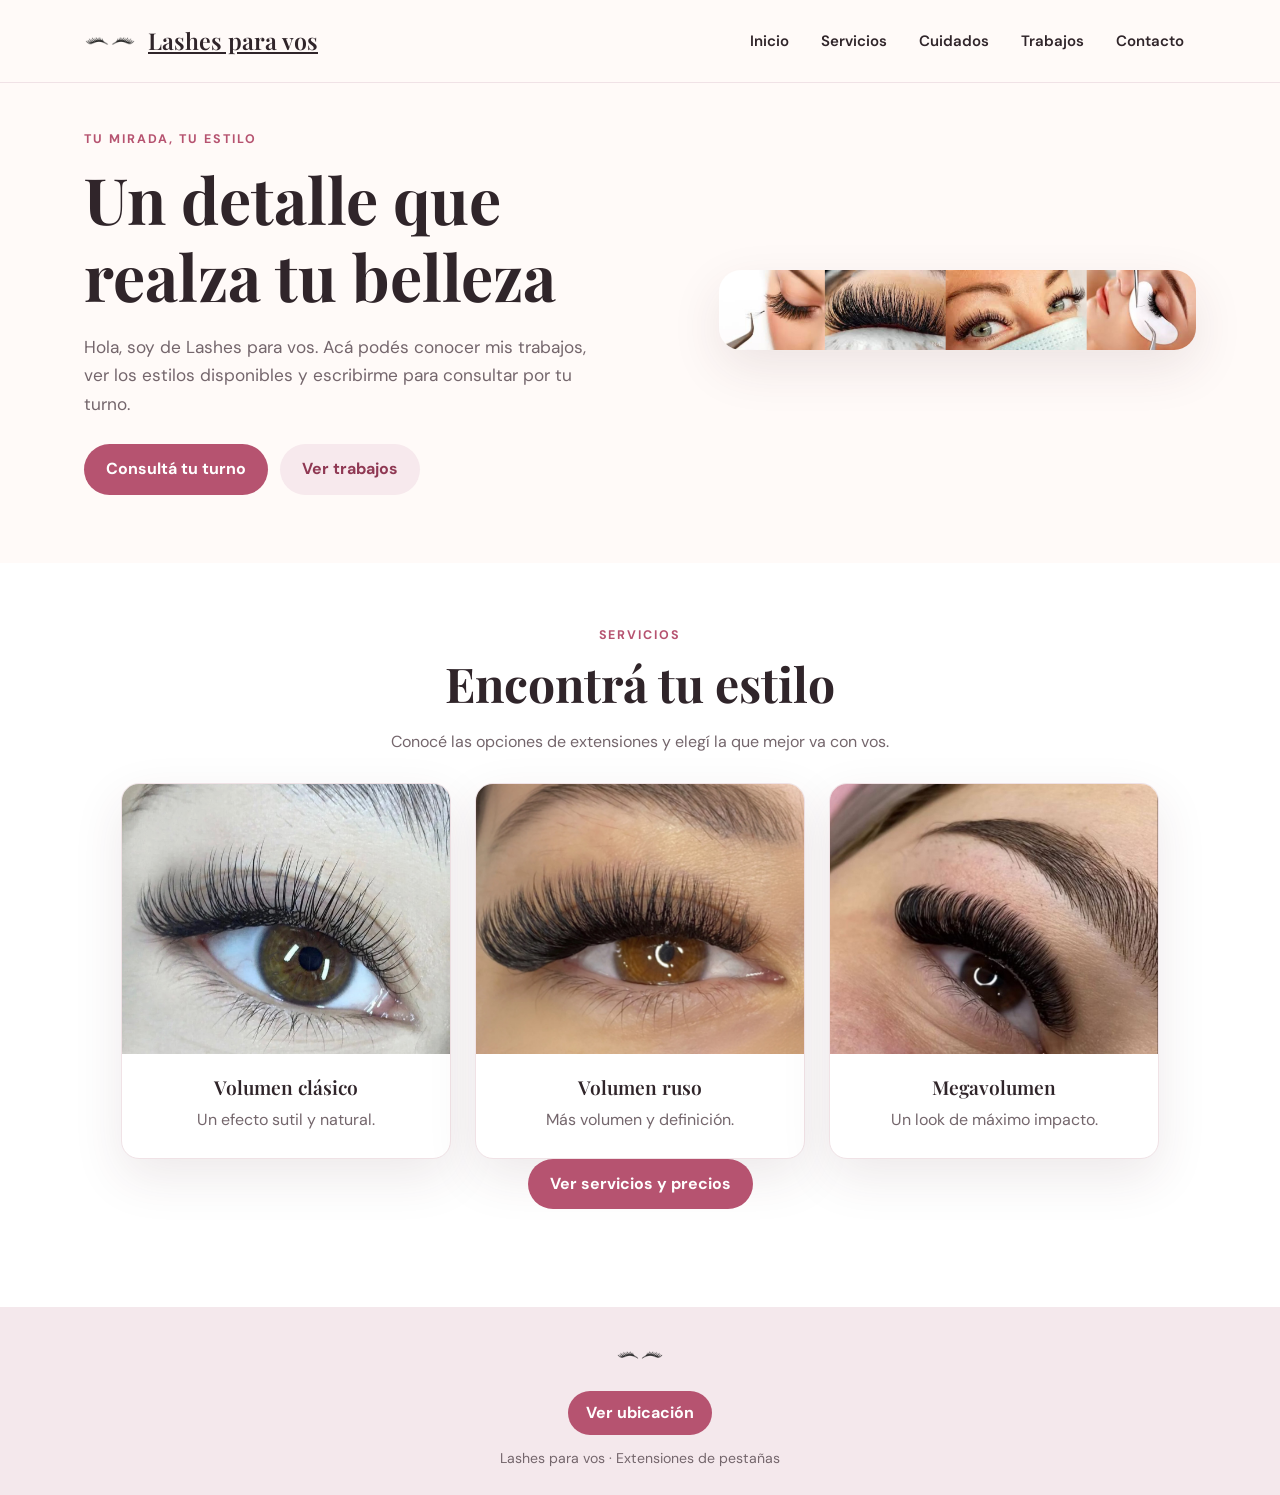
<file: index.html>
<!doctype html>
<html lang="es-AR">
<head>
  <meta charset="utf-8">
  <meta name="viewport" content="width=device-width, initial-scale=1">
  <meta name="theme-color" content="#fffaf8">
  <title>Lashes para vos | Extensiones de pestañas</title>
  <meta name="description" content="Conocé los trabajos de Lashes para vos, elegí tu estilo de extensiones y consultá por tu próximo turno.">
  <meta name="author" content="Lashes para vos">
  <link rel="stylesheet" href="css/styles.css">
</head>
<body>
  <header>
    <div class="header-container">
      <a class="logo-nombre" href="index.html" aria-label="Lashes para vos, inicio">
        <img src="imagenes/logo.jpg" alt="" class="logo">
        <span class="nombre-sitio">Lashes para vos</span>
      </a>
      <nav class="nav" aria-label="Navegación principal">
        <a href="index.html" aria-current="page">Inicio</a>
        <a href="html/servicios.html">Servicios</a>
        <a href="html/info.html">Cuidados</a>
        <a href="html/imagenes.html">Trabajos</a>
        <a href="html/contacto.html">Contacto</a>
      </nav>
    </div>
  </header>
  <main>
    <section class="main inicio" aria-labelledby="titulo-inicio">
      <div class="inicio-copy">
        <span class="eyebrow">Tu mirada, tu estilo</span>
        <h1 id="titulo-inicio">Un detalle que realza tu belleza</h1>
        <p class="descripcion">Hola, soy de Lashes para vos. Acá podés conocer mis trabajos, ver los estilos disponibles y escribirme para consultar por tu turno.</p>
        <div class="acciones">
          <a href="html/contacto.html" class="btn-reserva">Consultá tu turno</a>
          <a href="html/imagenes.html" class="btn-secundario">Ver trabajos</a>
        </div>
      </div>
      <img src="imagenes/baner_inicio.jpg" alt="Trabajo de extensiones de pestañas de Lashes para vos" class="banner">
    </section>
    <section class="portada-trabajos" aria-labelledby="titulo-estilos">
      <div class="section-heading">
        <span class="eyebrow">Servicios</span>
        <h2 id="titulo-estilos">Encontrá tu estilo</h2>
        <p>Conocé las opciones de extensiones y elegí la que mejor va con vos.</p>
      </div>
      <div class="servicios-contenedor">
        <article class="card">
          <img src="imagenes/Volumen_Clasico.JPEG" alt="Extensiones de pestañas, volumen clásico" loading="lazy">
          <div class="card-body"><h3 class="card-title">Volumen clásico</h3><p class="card-text">Un efecto sutil y natural.</p></div>
        </article>
        <article class="card">
          <img src="imagenes/Volumen_Ruso.JPEG" alt="Extensiones de pestañas, volumen ruso" loading="lazy">
          <div class="card-body"><h3 class="card-title">Volumen ruso</h3><p class="card-text">Más volumen y definición.</p></div>
        </article>
        <article class="card">
          <img src="imagenes/Megavolumen.JPEG" alt="Extensiones de pestañas, megavolumen" loading="lazy">
          <div class="card-body"><h3 class="card-title">Megavolumen</h3><p class="card-text">Un look de máximo impacto.</p></div>
        </article>
      </div>
      <div class="section-heading"><a href="html/servicios.html" class="btn-reserva">Ver servicios y precios</a></div>
    </section>
  </main>
  <footer>
    <div class="footer-container">
      <img src="imagenes/logo.jpg" alt="" aria-hidden="true">
      <a href="https://maps.app.goo.gl/R2UUNQQf82mBaiZF9" target="_blank" rel="noopener noreferrer" class="ubicacion-btn">Ver ubicación</a>
      <p>Lashes para vos · Extensiones de pestañas</p>
    </div>
  </footer>
</body>
</html>
</file>
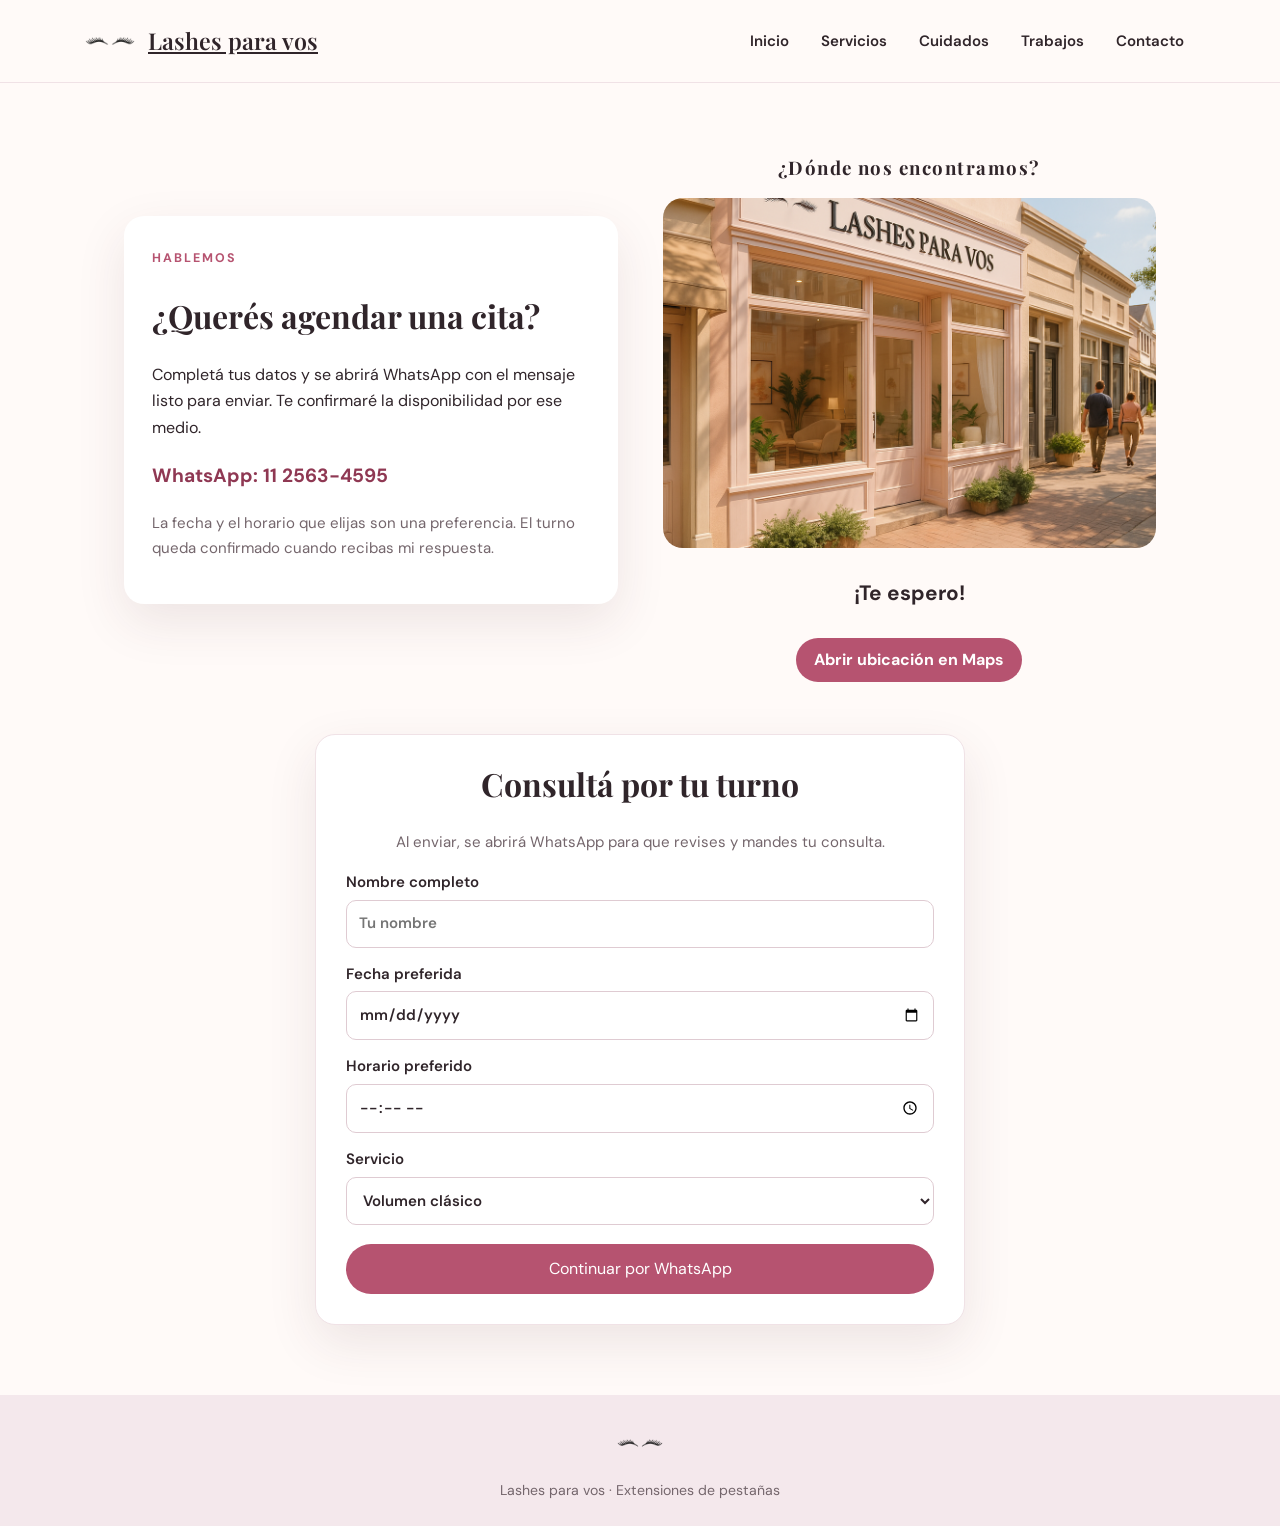
<file: html/contacto.html>
<!doctype html>
<html lang="es-AR">
<head>
  <meta charset="utf-8">
  <meta name="viewport" content="width=device-width, initial-scale=1">
  <meta name="theme-color" content="#fffaf8">
  <title>Contacto y turnos | Lashes para vos</title>
  <meta name="description" content="Consultá por tu turno para extensiones de pestañas con Lashes para vos por WhatsApp.">
  <link rel="stylesheet" href="../css/styles.css">
</head>
<body>
  <header>
    <div class="header-container">
      <a class="logo-nombre" href="../index.html" aria-label="Lashes para vos, inicio"><img src="../imagenes/logo.jpg" alt="" class="logo"><span class="nombre-sitio">Lashes para vos</span></a>
      <nav class="nav" aria-label="Navegación principal">
        <a href="../index.html">Inicio</a><a href="servicios.html">Servicios</a><a href="info.html">Cuidados</a><a href="imagenes.html">Trabajos</a><a href="contacto.html" aria-current="page">Contacto</a>
      </nav>
    </div>
  </header>
  <main>
    <section class="contacto-container">
      <div class="texto-contacto">
        <span class="eyebrow">Hablemos</span>
        <h2>¿Querés agendar una cita?</h2>
        <p>Completá tus datos y se abrirá WhatsApp con el mensaje listo para enviar. Te confirmaré la disponibilidad por ese medio.</p>
        <p class="whatsapp-contacto">WhatsApp: 11 2563-4595</p>
        <p class="nota">La fecha y el horario que elijas son una preferencia. El turno queda confirmado cuando recibas mi respuesta.</p>
      </div>
      <div class="ubicacion-contacto">
        <h3>¿Dónde nos encontramos?</h3>
        <img src="../imagenes/salon_ilustrativo.png" alt="Espacio de atención de Lashes para vos" loading="lazy">
        <h4 class="saludo">¡Te espero!</h4>
        <a href="https://maps.app.goo.gl/R2UUNQQf82mBaiZF9" target="_blank" rel="noopener noreferrer" class="ubicacion-btn">Abrir ubicación en Maps</a>
      </div>
    </section>
    <section class="turnos" aria-labelledby="titulo-turnos">
      <h2 id="titulo-turnos">Consultá por tu turno</h2>
      <p class="ayuda-formulario">Al enviar, se abrirá WhatsApp para que revises y mandes tu consulta.</p>
      <form id="form-turno">
        <label for="nombre">Nombre completo<input type="text" id="nombre" name="nombre" placeholder="Tu nombre" autocomplete="name" required></label>
        <label for="fecha">Fecha preferida<input type="date" id="fecha" name="fecha" required></label>
        <label for="hora">Horario preferido<input type="time" id="hora" name="hora" required></label>
        <label for="servicio">Servicio<select id="servicio" name="servicio" required>
          <option value="Volumen clásico">Volumen clásico</option><option value="Volumen ruso">Volumen ruso</option><option value="Megavolumen">Megavolumen</option>
        </select></label>
        <button type="submit">Continuar por WhatsApp</button>
      </form>
    </section>
  </main>
  <footer><div class="footer-container"><img src="../imagenes/logo.jpg" alt="" aria-hidden="true"><p>Lashes para vos · Extensiones de pestañas</p></div></footer>
  <script src="../Javascript/turnos.js" defer></script>
</body>
</html>
</file>
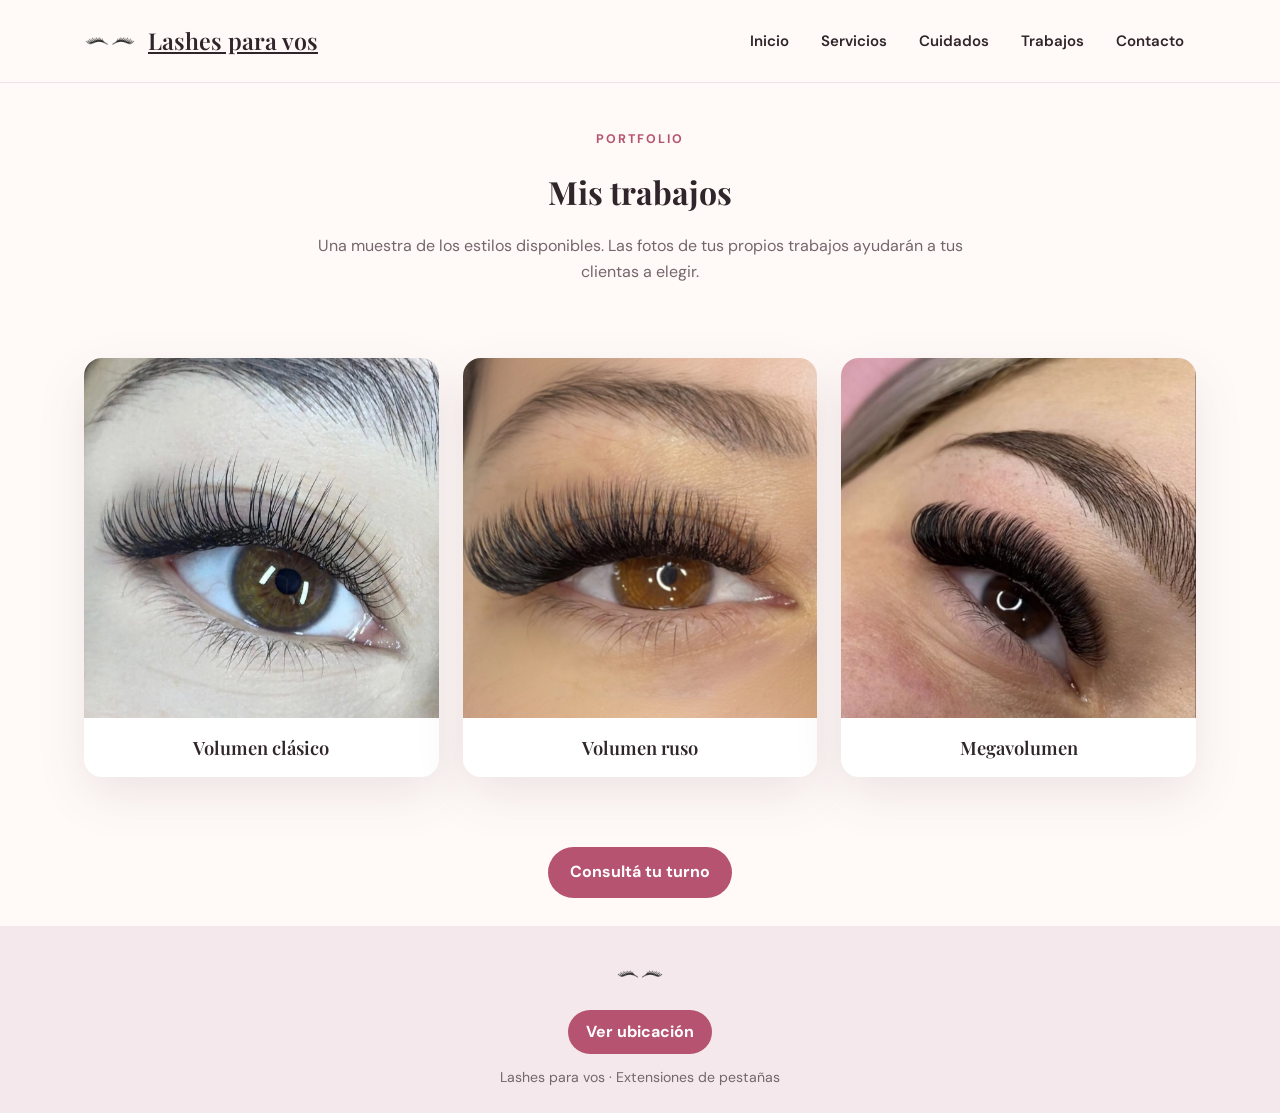
<file: html/imagenes.html>
<!doctype html>
<html lang="es-AR">
<head>
  <meta charset="utf-8"><meta name="viewport" content="width=device-width, initial-scale=1"><meta name="theme-color" content="#fffaf8">
  <title>Trabajos de pestañas | Lashes para vos</title>
  <meta name="description" content="Mirá los trabajos de extensiones de pestañas: volumen clásico, ruso y megavolumen.">
  <link rel="stylesheet" href="../css/styles.css">
</head>
<body>
  <header><div class="header-container">
    <a class="logo-nombre" href="../index.html" aria-label="Lashes para vos, inicio"><img src="../imagenes/logo.jpg" alt="" class="logo"><span class="nombre-sitio">Lashes para vos</span></a>
    <nav class="nav" aria-label="Navegación principal"><a href="../index.html">Inicio</a><a href="servicios.html">Servicios</a><a href="info.html">Cuidados</a><a href="imagenes.html" aria-current="page">Trabajos</a><a href="contacto.html">Contacto</a></nav>
  </div></header>
  <main>
    <div class="section-heading" style="padding:42px 20px 0"><span class="eyebrow">Portfolio</span><h1>Mis trabajos</h1><p>Una muestra de los estilos disponibles. Las fotos de tus propios trabajos ayudarán a tus clientas a elegir.</p></div>
    <section class="galeria" aria-label="Galería de trabajos">
      <article class="item-galeria"><img src="../imagenes/Volumen_Clasico.JPEG" alt="Trabajo de extensiones con volumen clásico" loading="lazy"><p>Volumen clásico</p></article>
      <article class="item-galeria"><img src="../imagenes/Volumen_Ruso.JPEG" alt="Trabajo de extensiones con volumen ruso" loading="lazy"><p>Volumen ruso</p></article>
      <article class="item-galeria"><img src="../imagenes/Megavolumen.JPEG" alt="Trabajo de extensiones con megavolumen" loading="lazy"><p>Megavolumen</p></article>
    </section>
    <div class="section-heading"><a href="contacto.html" class="btn-reserva">Consultá tu turno</a></div>
  </main>
  <footer><div class="footer-container"><img src="../imagenes/logo.jpg" alt="" aria-hidden="true"><a href="https://maps.app.goo.gl/R2UUNQQf82mBaiZF9" target="_blank" rel="noopener noreferrer" class="ubicacion-btn">Ver ubicación</a><p>Lashes para vos · Extensiones de pestañas</p></div></footer>
</body>
</html>
</file>
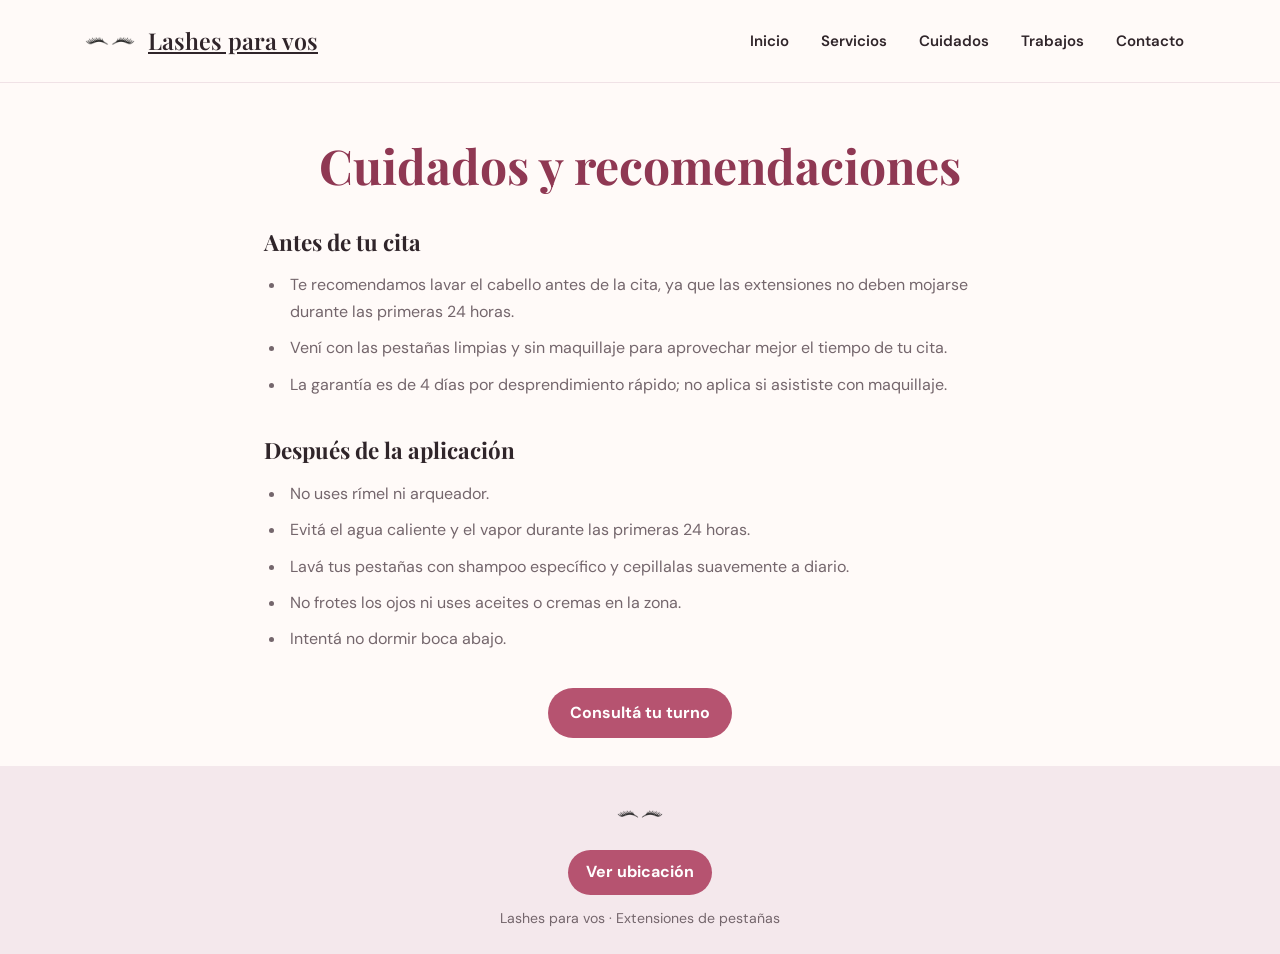
<file: html/info.html>
<!doctype html>
<html lang="es-AR">
<head>
  <meta charset="utf-8"><meta name="viewport" content="width=device-width, initial-scale=1"><meta name="theme-color" content="#fffaf8">
  <title>Cuidados de extensiones | Lashes para vos</title>
  <meta name="description" content="Recomendaciones para cuidar tus extensiones de pestañas antes y después de tu cita.">
  <link rel="stylesheet" href="../css/styles.css">
</head>
<body>
  <header><div class="header-container">
    <a class="logo-nombre" href="../index.html" aria-label="Lashes para vos, inicio"><img src="../imagenes/logo.jpg" alt="" class="logo"><span class="nombre-sitio">Lashes para vos</span></a>
    <nav class="nav" aria-label="Navegación principal"><a href="../index.html">Inicio</a><a href="servicios.html">Servicios</a><a href="info.html" aria-current="page">Cuidados</a><a href="imagenes.html">Trabajos</a><a href="contacto.html">Contacto</a></nav>
  </div></header>
  <main>
    <h1 class="info-titulo">Cuidados y recomendaciones</h1>
    <h2 class="info-subtitulo">Antes de tu cita</h2>
    <ul class="info-lista">
      <li>Te recomendamos lavar el cabello antes de la cita, ya que las extensiones no deben mojarse durante las primeras 24 horas.</li>
      <li>Vení con las pestañas limpias y sin maquillaje para aprovechar mejor el tiempo de tu cita.</li>
      <li>La garantía es de 4 días por desprendimiento rápido; no aplica si asististe con maquillaje.</li>
    </ul>
    <h2 class="info-subtitulo">Después de la aplicación</h2>
    <ul class="info-lista">
      <li>No uses rímel ni arqueador.</li><li>Evitá el agua caliente y el vapor durante las primeras 24 horas.</li>
      <li>Lavá tus pestañas con shampoo específico y cepillalas suavemente a diario.</li><li>No frotes los ojos ni uses aceites o cremas en la zona.</li><li>Intentá no dormir boca abajo.</li>
    </ul>
    <div class="section-heading"><a href="contacto.html" class="btn-reserva">Consultá tu turno</a></div>
  </main>
  <footer><div class="footer-container"><img src="../imagenes/logo.jpg" alt="" aria-hidden="true"><a href="https://maps.app.goo.gl/R2UUNQQf82mBaiZF9" target="_blank" rel="noopener noreferrer" class="ubicacion-btn">Ver ubicación</a><p>Lashes para vos · Extensiones de pestañas</p></div></footer>
</body>
</html>
</file>
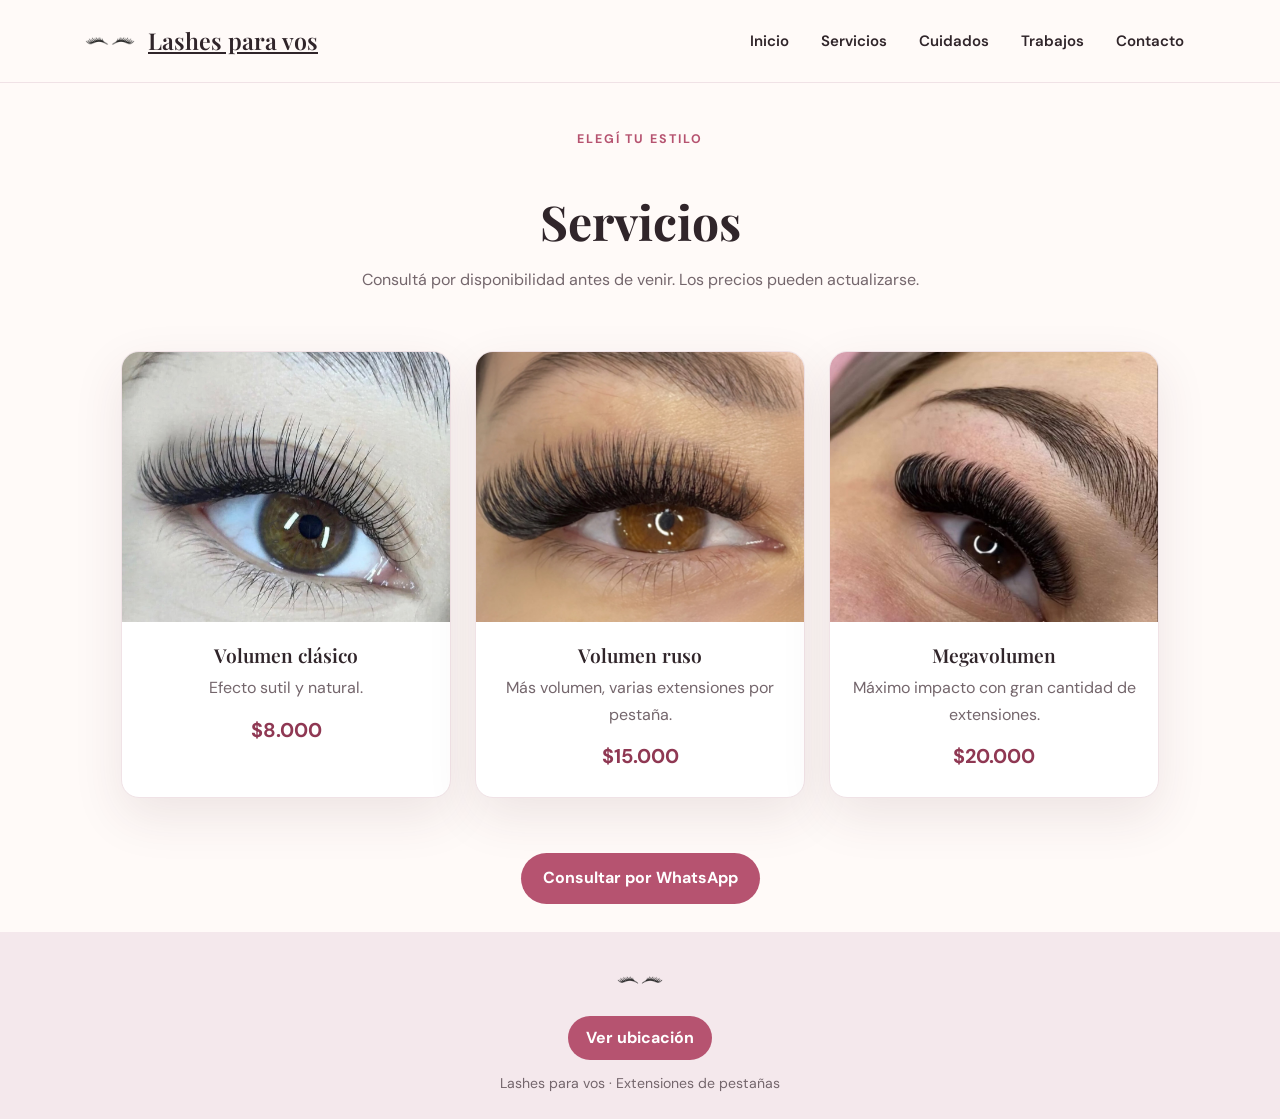
<file: html/servicios.html>
<!doctype html>
<html lang="es-AR">
<head>
  <meta charset="utf-8"><meta name="viewport" content="width=device-width, initial-scale=1"><meta name="theme-color" content="#fffaf8">
  <title>Servicios y precios | Lashes para vos</title>
  <meta name="description" content="Conocé los servicios de extensiones de pestañas y consultá por tu turno con Lashes para vos.">
  <link rel="stylesheet" href="../css/styles.css">
</head>
<body>
  <header><div class="header-container">
    <a class="logo-nombre" href="../index.html" aria-label="Lashes para vos, inicio"><img src="../imagenes/logo.jpg" alt="" class="logo"><span class="nombre-sitio">Lashes para vos</span></a>
    <nav class="nav" aria-label="Navegación principal"><a href="../index.html">Inicio</a><a href="servicios.html" aria-current="page">Servicios</a><a href="info.html">Cuidados</a><a href="imagenes.html">Trabajos</a><a href="contacto.html">Contacto</a></nav>
  </div></header>
  <main>
    <div class="section-heading" style="padding:42px 20px 0"><span class="eyebrow">Elegí tu estilo</span><h1 class="fuente-servicios">Servicios</h1><p>Consultá por disponibilidad antes de venir. Los precios pueden actualizarse.</p></div>
    <section class="servicios-contenedor" aria-label="Lista de servicios">
      <article class="card"><img src="../imagenes/Volumen_Clasico.JPEG" alt="Extensiones de pestañas con volumen clásico" loading="lazy"><div class="card-body"><h2 class="card-title">Volumen clásico</h2><p class="card-text">Efecto sutil y natural.</p><p class="precio">$8.000</p></div></article>
      <article class="card"><img src="../imagenes/Volumen_Ruso.JPEG" alt="Extensiones de pestañas con volumen ruso" loading="lazy"><div class="card-body"><h2 class="card-title">Volumen ruso</h2><p class="card-text">Más volumen, varias extensiones por pestaña.</p><p class="precio">$15.000</p></div></article>
      <article class="card"><img src="../imagenes/Megavolumen.JPEG" alt="Extensiones de pestañas con megavolumen" loading="lazy"><div class="card-body"><h2 class="card-title">Megavolumen</h2><p class="card-text">Máximo impacto con gran cantidad de extensiones.</p><p class="precio">$20.000</p></div></article>
    </section>
    <div class="section-heading"><a href="contacto.html" class="btn-reserva">Consultar por WhatsApp</a></div>
  </main>
  <footer><div class="footer-container"><img src="../imagenes/logo.jpg" alt="" aria-hidden="true"><a href="https://maps.app.goo.gl/R2UUNQQf82mBaiZF9" target="_blank" rel="noopener noreferrer" class="ubicacion-btn">Ver ubicación</a><p>Lashes para vos · Extensiones de pestañas</p></div></footer>
</body>
</html>
</file>
<file: css/styles.css>
@import url('https://fonts.googleapis.com/css2?family=DM+Sans:wght@400;500;600;700&family=Playfair+Display:wght@500;600;700&display=swap');

:root {
  --rose: #b65370;
  --rose-dark: #8f3853;
  --rose-light: #f7e9ed;
  --ink: #30252a;
  --muted: #74666c;
  --cream: #fffaf8;
  --white: #fff;
  --shadow: 0 18px 50px rgba(77, 39, 52, .10);
}

* { box-sizing: border-box; }
html { scroll-behavior: smooth; }
body {
  margin: 0;
  color: var(--ink);
  background: var(--cream);
  font-family: 'DM Sans', sans-serif;
  line-height: 1.65;
}
img { display: block; max-width: 100%; }
a { color: inherit; }
header {
  position: sticky;
  top: 0;
  z-index: 10;
  background: rgba(255, 250, 248, .96);
  border-bottom: 1px solid #f0e2e6;
  backdrop-filter: blur(12px);
}
.header-container {
  max-width: 1160px;
  min-height: 82px;
  margin: auto;
  padding: 12px 24px;
  display: flex;
  align-items: center;
  justify-content: space-between;
  gap: 22px;
}
.logo-nombre { display: flex; align-items: center; gap: 12px; }
.logo { width: 52px; height: 52px; object-fit: cover; border-radius: 50%; }
.nombre-sitio { margin: 0; font: 600 1.45rem/1.1 'Playfair Display', serif; }
.nav { display: flex; flex-wrap: wrap; align-items: center; gap: 8px; }
.nav a { padding: 9px 12px; text-decoration: none; font-size: .94rem; font-weight: 600; border-radius: 999px; transition: background .2s, color .2s; }
.nav a:hover, .nav a:focus-visible { background: var(--rose-light); color: var(--rose-dark); }
main { min-height: 58vh; }
.main { max-width: 1160px; margin: 0 auto; padding: 42px 24px 68px; }
.inicio { display: grid; grid-template-columns: 1.1fr .9fr; align-items: center; gap: 52px; }
.banner { width: 100%; max-height: 560px; object-fit: cover; border-radius: 22px; box-shadow: var(--shadow); }
.inicio-copy { text-align: left; }
.eyebrow { color: var(--rose); font-size: .78rem; font-weight: 700; letter-spacing: .16em; text-transform: uppercase; }
h1, h2, h3 { font-family: 'Playfair Display', serif; line-height: 1.2; }
.inicio-copy h1 { margin: 10px 0 18px; font-size: clamp(2.5rem, 5vw, 4.4rem); }
.descripcion { max-width: 520px; color: var(--muted); font-size: 1.08rem; }
.acciones { display: flex; flex-wrap: wrap; gap: 12px; margin-top: 26px; }
.btn-reserva, .btn-secundario, .ubicacion-btn, .turnos button {
  display: inline-flex; justify-content: center; align-items: center;
  min-height: 48px; padding: 12px 22px; border: 0; border-radius: 999px;
  background: var(--rose); color: white; font-weight: 700; text-decoration: none;
  cursor: pointer; transition: transform .2s, background .2s;
}
.btn-reserva:hover, .ubicacion-btn:hover, .turnos button:hover { background: var(--rose-dark); transform: translateY(-2px); }
.btn-secundario { background: var(--rose-light); color: var(--rose-dark); }
.btn-secundario:hover { background: #efd5de; }
.section-heading { max-width: 720px; margin: 0 auto 28px; text-align: center; }
.section-heading h2 { margin: 8px 0; font-size: clamp(2rem, 4vw, 3rem); }
.section-heading p { color: var(--muted); }
.portada-trabajos { padding: 58px 24px 70px; background: #fff; }
.portada-trabajos .servicios-contenedor { max-width: 1160px; margin: auto; padding: 0; }
.servicios-contenedor { display: flex; justify-content: center; flex-wrap: wrap; gap: 24px; padding: 30px 24px 55px; }
.card { width: min(100%, 330px); overflow: hidden; border: 1px solid #f0e2e6; border-radius: 18px; background: #fff; box-shadow: var(--shadow); transition: transform .25s; }
.card:hover { transform: translateY(-5px); }
.card img { width: 100%; height: 270px; object-fit: cover; }
.card-body { padding: 20px 22px 24px; text-align: center; }
.card-title { margin: 0 0 7px; font: 600 1.2rem 'Playfair Display', serif; }
.card-text { margin: 0; color: var(--muted); }
.precio { margin: 12px 0 0; color: var(--rose-dark); font-weight: 700; font-size: 1.25rem; }
.fuente-servicios { margin: 42px 20px 0; text-align: center; font-size: clamp(2rem, 4vw, 3rem); }
.galeria { max-width: 1160px; margin: auto; padding: 45px 24px 70px; display: grid; grid-template-columns: repeat(3, minmax(0, 1fr)); gap: 24px; }
.item-galeria { overflow: hidden; border-radius: 18px; background: white; box-shadow: var(--shadow); text-align: center; }
.item-galeria img { width: 100%; height: 360px; object-fit: cover; transition: transform .35s; }
.item-galeria:hover img { transform: scale(1.04); }
.item-galeria p { margin: 0; padding: 17px; font: 600 1.15rem 'Playfair Display', serif; }
.info-titulo { margin: 54px 20px 12px; text-align: center; color: var(--rose-dark); font-size: clamp(2rem, 4vw, 3rem); }
.info-subtitulo { max-width: 800px; margin: 34px auto 12px; padding: 0 24px; font-size: 1.4rem; }
.info-lista { max-width: 800px; margin: 0 auto 30px; padding: 0 24px 0 46px; color: var(--muted); }
.info-lista li { padding: 5px 0 5px 4px; }
.contacto-container { max-width: 1080px; margin: auto; padding: 55px 24px 28px; display: grid; grid-template-columns: 1fr 1fr; align-items: center; gap: 45px; }
.texto-contacto { padding: 28px; border-radius: 20px; background: #fff; box-shadow: var(--shadow); }
.texto-contacto h2 { font-size: 2rem; }
.whatsapp-contacto { color: var(--rose-dark); font-weight: 700; font-size: 1.2rem; }
.nota, .ayuda-formulario { color: var(--muted); font-size: .94rem; }
.ubicacion-contacto { text-align: center; }
.ubicacion-contacto h3 { letter-spacing: .08em; }
.ubicacion-contacto img { width: 100%; max-height: 350px; object-fit: cover; border-radius: 20px; }
.saludo { font-size: 1.3rem; }
.turnos { max-width: 650px; margin: 24px auto 70px; padding: 30px; border: 1px solid #f0e2e6; border-radius: 20px; background: white; box-shadow: var(--shadow); text-align: center; }
.turnos h2 { margin-top: 0; font-size: 2rem; }
.turnos form { display: grid; gap: 14px; }
.turnos label { text-align: left; font-weight: 600; font-size: .94rem; }
.turnos input, .turnos select { display: block; width: 100%; min-height: 48px; margin-top: 5px; padding: 10px 12px; border: 1px solid #dfcbd2; border-radius: 10px; color: var(--ink); background: white; font: inherit; }
.turnos input:focus, .turnos select:focus { outline: 3px solid #f4d6e0; border-color: var(--rose); }
.turnos button { width: 100%; margin-top: 5px; font: inherit; }
footer { padding: 24px; background: #f4e8ec; text-align: center; }
.footer-container { display: flex; justify-content: center; align-items: center; flex-direction: column; gap: 12px; }
.footer-logo img, .footer-container > img { width: 48px; height: 48px; border-radius: 50%; object-fit: cover; }
.footer-container p { margin: 0; color: var(--muted); font-size: .88rem; }
.ubicacion-btn { min-height: 42px; padding: 9px 18px; }
:focus-visible { outline: 3px solid #d987a0; outline-offset: 3px; }
@media (max-width: 760px) {
  .header-container { flex-direction: column; padding: 12px 16px; gap: 8px; }
  .nav { justify-content: center; gap: 2px; }
  .nav a { padding: 8px 10px; font-size: .88rem; }
  .main { padding: 26px 18px 48px; }
  .inicio, .contacto-container { grid-template-columns: 1fr; gap: 24px; }
  .inicio-copy { text-align: center; }
  .descripcion { margin-left: auto; margin-right: auto; }
  .acciones { justify-content: center; }
  .inicio .banner { grid-row: 1; max-height: 390px; }
  .galeria { grid-template-columns: 1fr; max-width: 520px; }
  .item-galeria img { height: 380px; }
  .contacto-container { padding-top: 32px; }
  .turnos { margin: 22px 16px 50px; padding: 24px 18px; }
}
@media (prefers-reduced-motion: reduce) {
  *, *::before, *::after { scroll-behavior: auto !important; transition-duration: .01ms !important; animation-duration: .01ms !important; }
}
</file>
